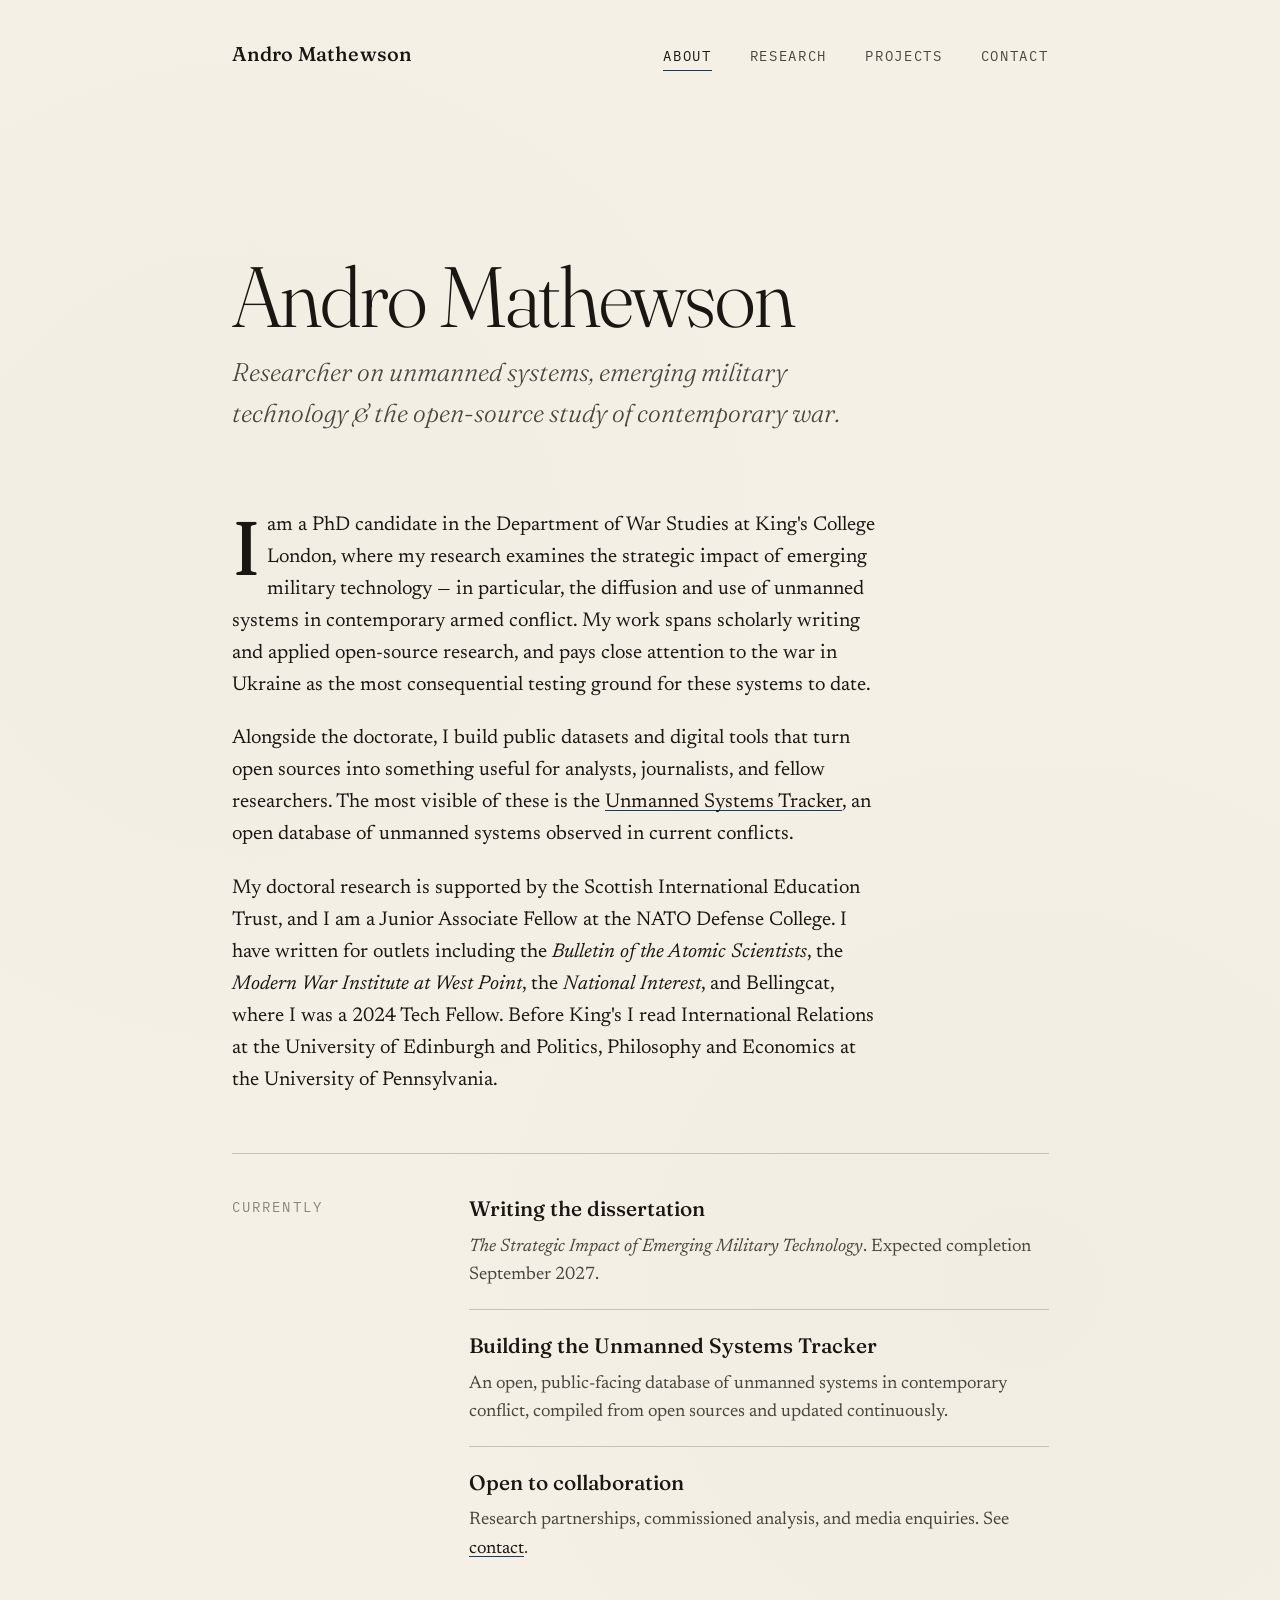
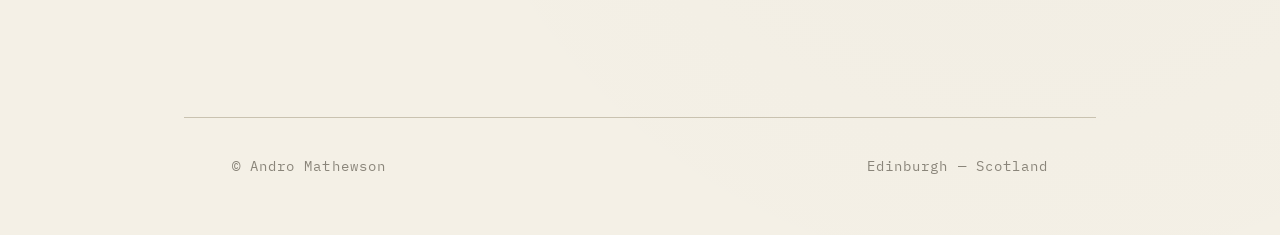
<file: index.html>
<!DOCTYPE html>
<html lang="en">
<head>
  <meta charset="UTF-8">
  <meta name="viewport" content="width=device-width, initial-scale=1.0">
  <title>Andro Mathewson</title>
  <meta name="description" content="Andro Mathewson — PhD candidate in War Studies at King's College London. Researcher on unmanned systems, emerging military technology, and OSINT.">

  <!-- Open Graph -->
  <meta property="og:title" content="Andro Mathewson">
  <meta property="og:description" content="PhD candidate in War Studies at King's College London. Researcher on unmanned systems, emerging military technology, and OSINT.">
  <meta property="og:type" content="profile">
  <meta property="og:url" content="https://andromathewson.com/">

  <!-- Fonts -->
  <link rel="preconnect" href="https://fonts.googleapis.com">
  <link rel="preconnect" href="https://fonts.gstatic.com" crossorigin>
  <link href="https://fonts.googleapis.com/css2?family=Fraunces:ital,opsz,wght,SOFT@0,9..144,300..600,30..100;1,9..144,300..600,30..100&family=Newsreader:ital,opsz,wght@0,6..72,300..600;1,6..72,300..600&family=IBM+Plex+Mono:wght@400;500&display=swap" rel="stylesheet">

  <link rel="stylesheet" href="style.css">

  <!-- Structured data -->
  <script type="application/ld+json">
  {
    "@context": "https://schema.org",
    "@type": "Person",
    "name": "Andro Mathewson",
    "url": "https://andromathewson.com",
    "jobTitle": "PhD Candidate, War Studies",
    "affiliation": {
      "@type": "Organization",
      "name": "King's College London"
    },
    "description": "PhD candidate in War Studies at King's College London. Researcher on unmanned systems and emerging military technology."
  }
  </script>
</head>
<body>

  <header class="masthead">
    <p class="masthead__name"><a href="/">Andro Mathewson</a></p>
    <nav class="primary">
      <a href="/" aria-current="page">About</a>
      <a href="/research.html">Research</a>
      <a href="/projects.html">Projects</a>
      <a href="/contact.html">Contact</a>
    </nav>
  </header>

  <main class="page">

    <section class="hero">
      <h1>Andro Mathewson</h1>
      <p class="hero__subtitle">Researcher on unmanned systems, emerging military technology &amp; the open-source study of contemporary war.</p>
    </section>

    <section class="intro">
      <p>I am a PhD candidate in the Department of War Studies at King's College London, where my research examines the strategic impact of emerging military technology &mdash; in particular, the diffusion and use of unmanned systems in contemporary armed conflict. My work spans scholarly writing and applied open-source research, and pays close attention to the war in Ukraine as the most consequential testing ground for these systems to date.</p>

      <p>Alongside the doctorate, I build public datasets and digital tools that turn open sources into something useful for analysts, journalists, and fellow researchers. The most visible of these is the <a href="https://unmannedsystemstracker.com">Unmanned Systems Tracker</a>, an open database of unmanned systems observed in current conflicts.</p>

      <p>My doctoral research is supported by the Scottish International Education Trust, and I am a Junior Associate Fellow at the NATO Defense College. I have written for outlets including the <em>Bulletin of the Atomic Scientists</em>, the <em>Modern War Institute at West Point</em>, the <em>National Interest</em>, and Bellingcat, where I was a 2024 Tech Fellow. Before King's I read International Relations at the University of Edinburgh and Politics, Philosophy and Economics at the University of Pennsylvania.</p>
    </section>

    <section class="currently">
      <div class="currently__label">Currently</div>
      <div class="currently__items">
        <div class="currently__item">
          <strong>Writing the dissertation</strong>
          <p><em>The Strategic Impact of Emerging Military Technology</em>. Expected completion September 2027.</p>
        </div>
        <div class="currently__item">
          <strong>Building the Unmanned Systems Tracker</strong>
          <p>An open, public-facing database of unmanned systems in contemporary conflict, compiled from open sources and updated continuously.</p>
        </div>
        <div class="currently__item">
          <strong>Open to collaboration</strong>
          <p>Research partnerships, commissioned analysis, and media enquiries. See <a href="/contact.html">contact</a>.</p>
        </div>
      </div>
    </section>

  </main>

  <footer class="site-footer">
    <span>&copy; Andro Mathewson</span>
    <span>Edinburgh &mdash; Scotland</span>
  </footer>

</body>
</html>
</file>
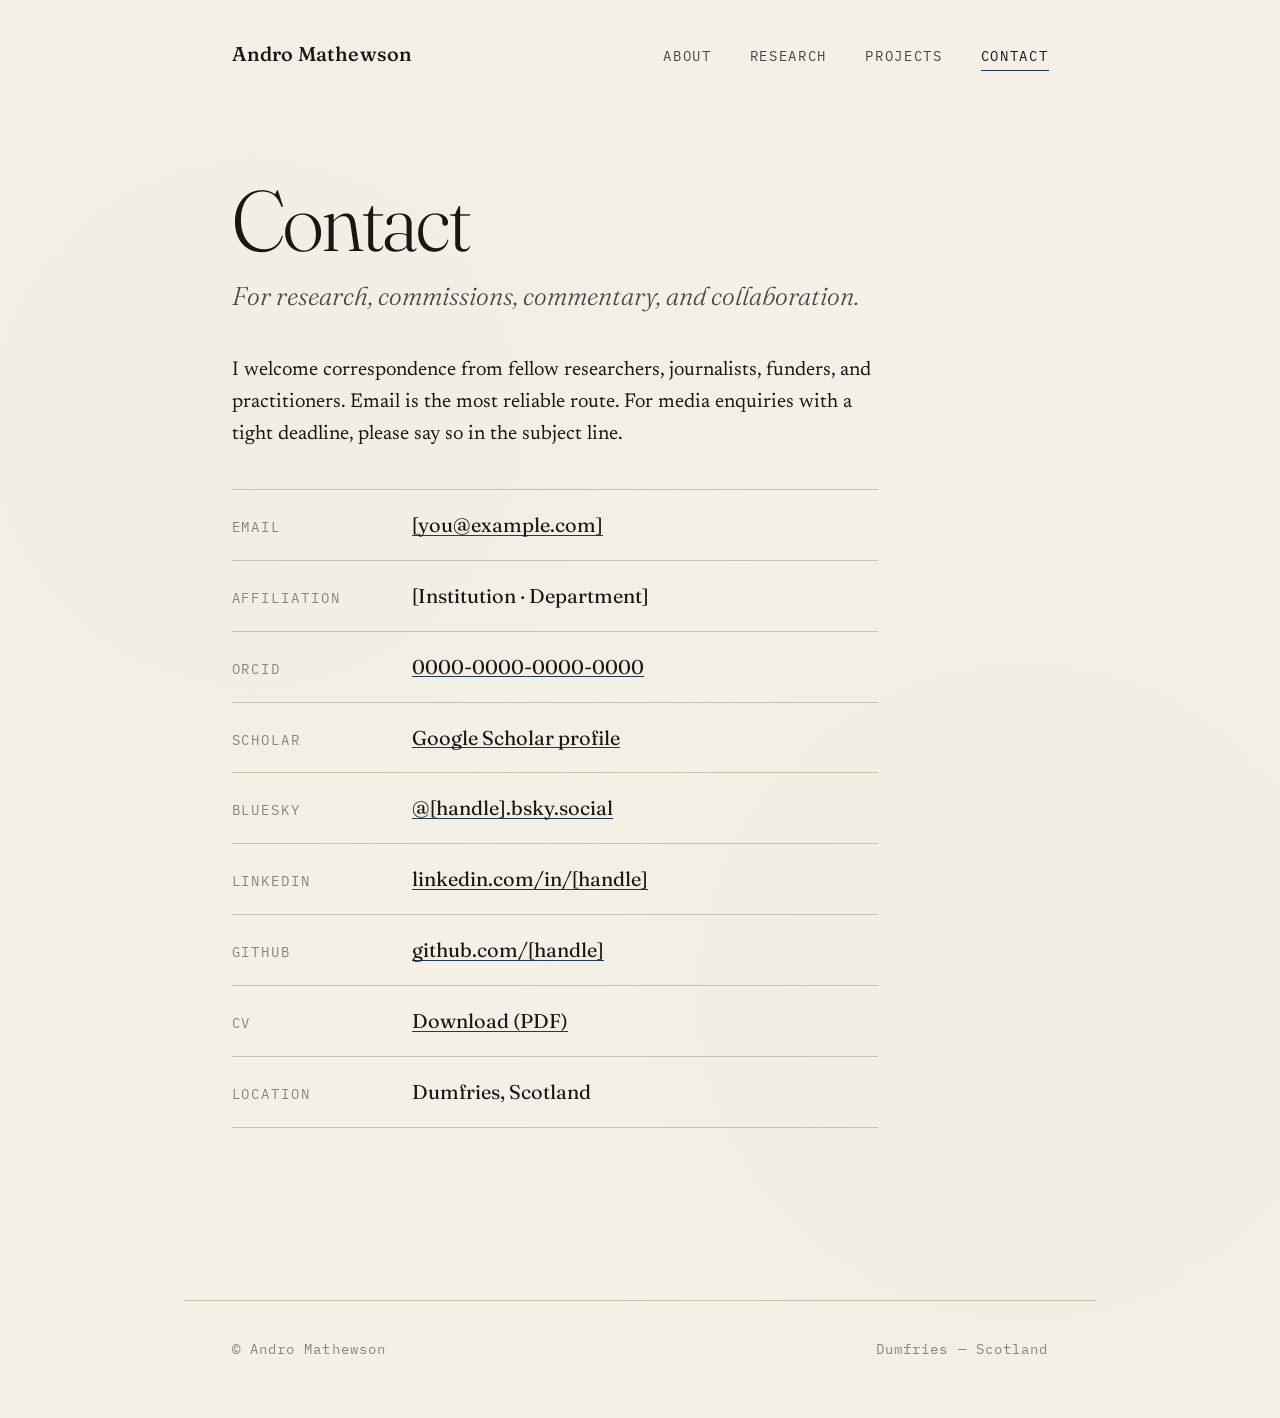
<file: contact (2).html>
<!DOCTYPE html>
<html lang="en">
<head>
  <meta charset="UTF-8">
  <meta name="viewport" content="width=device-width, initial-scale=1.0">
  <title>Contact — Andro Mathewson</title>
  <meta name="description" content="Contact details and professional links for Andro Mathewson.">

  <link rel="preconnect" href="https://fonts.googleapis.com">
  <link rel="preconnect" href="https://fonts.gstatic.com" crossorigin>
  <link href="https://fonts.googleapis.com/css2?family=Fraunces:ital,opsz,wght,SOFT@0,9..144,300..600,30..100;1,9..144,300..600,30..100&family=Newsreader:ital,opsz,wght@0,6..72,300..600;1,6..72,300..600&family=IBM+Plex+Mono:wght@400;500&display=swap" rel="stylesheet">

  <link rel="stylesheet" href="style.css">
</head>
<body>

  <header class="masthead">
    <p class="masthead__name"><a href="/">Andro Mathewson</a></p>
    <nav class="primary">
      <a href="/">About</a>
      <a href="/research.html">Research</a>
      <a href="/projects.html">Projects</a>
      <a href="/contact.html" aria-current="page">Contact</a>
    </nav>
  </header>

  <main class="page">

    <h1>Contact</h1>
    <p class="hero__subtitle">For research, commissions, commentary, and collaboration.</p>

    <section>
      <p class="intro">I welcome correspondence from fellow researchers, journalists, funders, and practitioners. Email is the most reliable route. For media enquiries with a tight deadline, please say so in the subject line.</p>
    </section>

    <dl class="contact-grid">

      <div class="contact-row">
        <dt>Email</dt>
        <dd><a href="mailto:[you@example.com]">[you@example.com]</a></dd>
      </div>

      <div class="contact-row">
        <dt>Affiliation</dt>
        <dd>[Institution &middot; Department]</dd>
      </div>

      <div class="contact-row">
        <dt>ORCID</dt>
        <dd><a href="#">0000-0000-0000-0000</a></dd>
      </div>

      <div class="contact-row">
        <dt>Scholar</dt>
        <dd><a href="#">Google Scholar profile</a></dd>
      </div>

      <div class="contact-row">
        <dt>Bluesky</dt>
        <dd><a href="#">@[handle].bsky.social</a></dd>
      </div>

      <div class="contact-row">
        <dt>LinkedIn</dt>
        <dd><a href="#">linkedin.com/in/[handle]</a></dd>
      </div>

      <div class="contact-row">
        <dt>GitHub</dt>
        <dd><a href="#">github.com/[handle]</a></dd>
      </div>

      <div class="contact-row">
        <dt>CV</dt>
        <dd><a href="/assets/cv.pdf">Download (PDF)</a></dd>
      </div>

      <div class="contact-row">
        <dt>Location</dt>
        <dd>Dumfries, Scotland</dd>
      </div>

    </dl>

  </main>

  <footer class="site-footer">
    <span>&copy; Andro Mathewson</span>
    <span>Dumfries &mdash; Scotland</span>
  </footer>

</body>
</html>
</file>
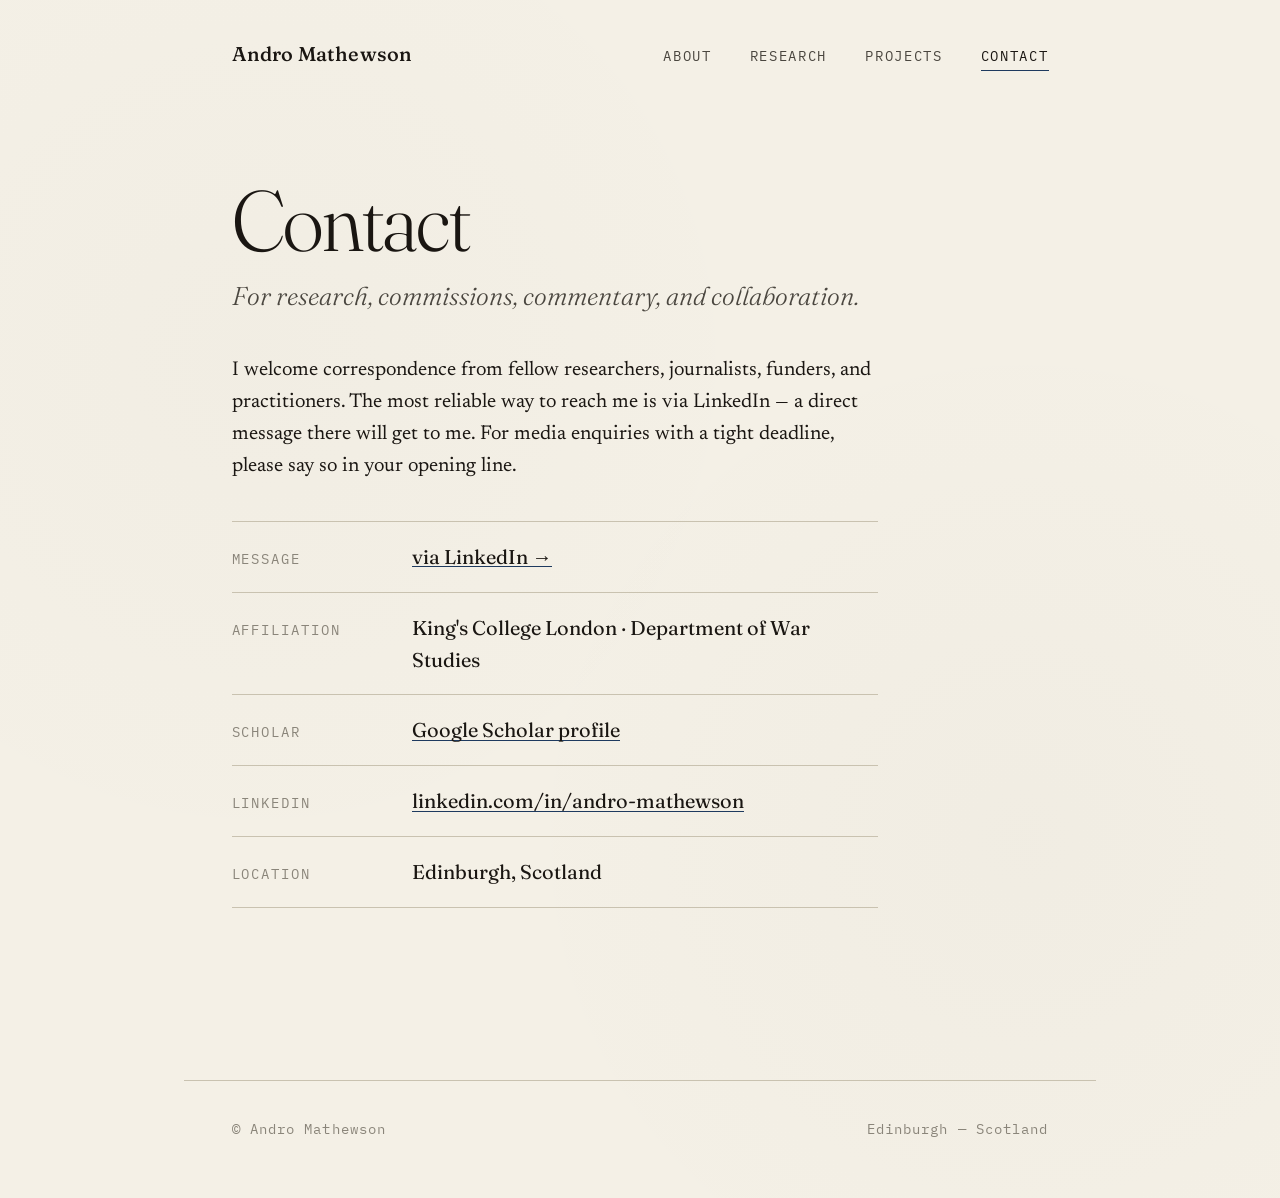
<file: contact.html>
<!DOCTYPE html>
<html lang="en">
<head>
  <meta charset="UTF-8">
  <meta name="viewport" content="width=device-width, initial-scale=1.0">
  <title>Contact — Andro Mathewson</title>
  <meta name="description" content="Contact details and professional links for Andro Mathewson.">

  <link rel="preconnect" href="https://fonts.googleapis.com">
  <link rel="preconnect" href="https://fonts.gstatic.com" crossorigin>
  <link href="https://fonts.googleapis.com/css2?family=Fraunces:ital,opsz,wght,SOFT@0,9..144,300..600,30..100;1,9..144,300..600,30..100&family=Newsreader:ital,opsz,wght@0,6..72,300..600;1,6..72,300..600&family=IBM+Plex+Mono:wght@400;500&display=swap" rel="stylesheet">

  <link rel="stylesheet" href="style.css">
</head>
<body>

  <header class="masthead">
    <p class="masthead__name"><a href="/">Andro Mathewson</a></p>
    <nav class="primary">
      <a href="/">About</a>
      <a href="/research.html">Research</a>
      <a href="/projects.html">Projects</a>
      <a href="/contact.html" aria-current="page">Contact</a>
    </nav>
  </header>

  <main class="page">

    <h1>Contact</h1>
    <p class="hero__subtitle">For research, commissions, commentary, and collaboration.</p>

    <section>
      <p class="intro">I welcome correspondence from fellow researchers, journalists, funders, and practitioners. The most reliable way to reach me is via LinkedIn &mdash; a direct message there will get to me. For media enquiries with a tight deadline, please say so in your opening line.</p>
    </section>

    <dl class="contact-grid">

      <div class="contact-row">
        <dt>Message</dt>
        <dd><a href="https://uk.linkedin.com/in/andro-mathewson">via LinkedIn &rarr;</a></dd>
      </div>

      <div class="contact-row">
        <dt>Affiliation</dt>
        <dd>King's College London &middot; Department of War Studies</dd>
      </div>

      <div class="contact-row">
        <dt>Scholar</dt>
        <dd><a href="https://scholar.google.com/citations?hl=en&amp;user=nrgzXvsAAAAJ">Google Scholar profile</a></dd>
      </div>

      <div class="contact-row">
        <dt>LinkedIn</dt>
        <dd><a href="https://uk.linkedin.com/in/andro-mathewson">linkedin.com/in/andro-mathewson</a></dd>
      </div>

      <div class="contact-row">
        <dt>Location</dt>
        <dd>Edinburgh, Scotland</dd>
      </div>

    </dl>

  </main>

  <footer class="site-footer">
    <span>&copy; Andro Mathewson</span>
    <span>Edinburgh &mdash; Scotland</span>
  </footer>

</body>
</html>
</file>
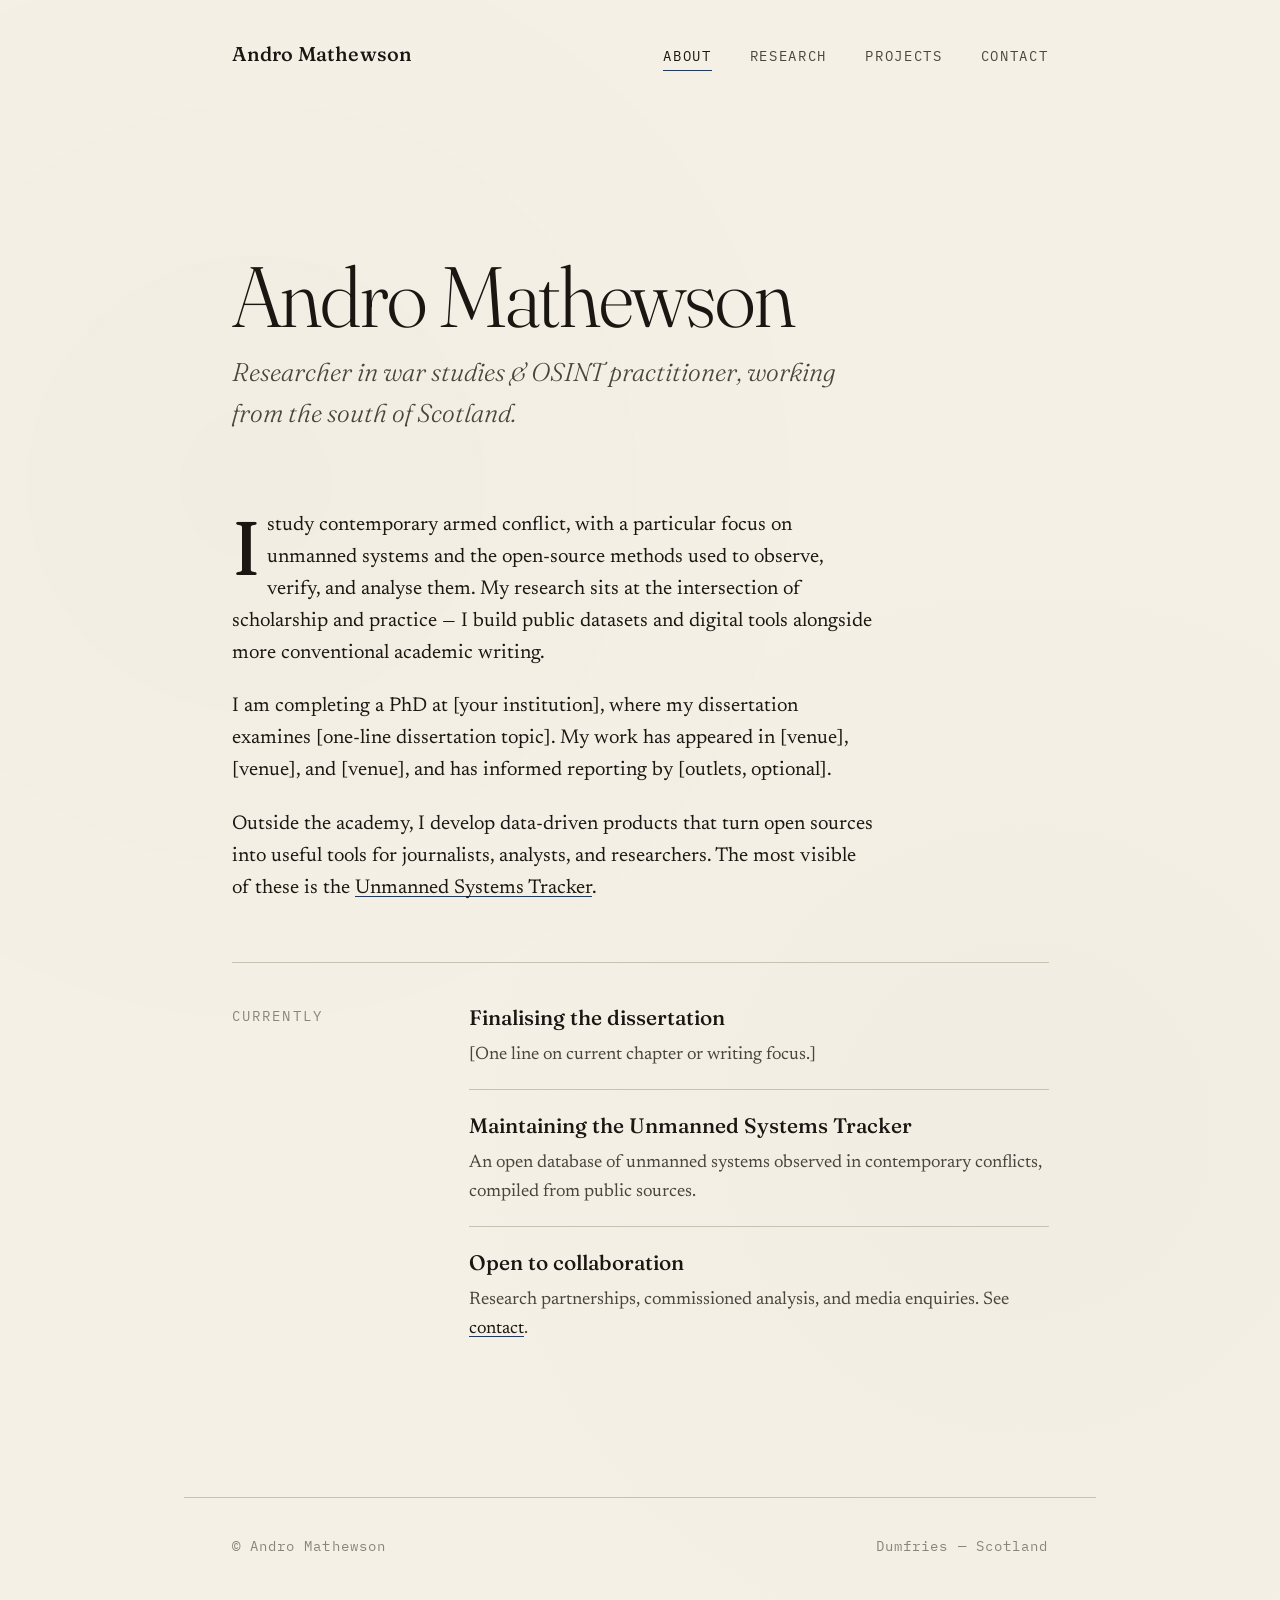
<file: index - 2026-04-21T213635.397.html>
<!DOCTYPE html>
<html lang="en">
<head>
  <meta charset="UTF-8">
  <meta name="viewport" content="width=device-width, initial-scale=1.0">
  <title>Andro Mathewson</title>
  <meta name="description" content="Andro Mathewson — researcher in war studies and OSINT practitioner. Work on unmanned systems, conflict analysis, and open-source investigation.">

  <!-- Open Graph -->
  <meta property="og:title" content="Andro Mathewson">
  <meta property="og:description" content="Researcher in war studies and OSINT practitioner. Unmanned systems, conflict analysis, open-source investigation.">
  <meta property="og:type" content="profile">
  <meta property="og:url" content="https://andromathewson.com/">

  <!-- Fonts -->
  <link rel="preconnect" href="https://fonts.googleapis.com">
  <link rel="preconnect" href="https://fonts.gstatic.com" crossorigin>
  <link href="https://fonts.googleapis.com/css2?family=Fraunces:ital,opsz,wght,SOFT@0,9..144,300..600,30..100;1,9..144,300..600,30..100&family=Newsreader:ital,opsz,wght@0,6..72,300..600;1,6..72,300..600&family=IBM+Plex+Mono:wght@400;500&display=swap" rel="stylesheet">

  <link rel="stylesheet" href="style.css">

  <!-- Structured data -->
  <script type="application/ld+json">
  {
    "@context": "https://schema.org",
    "@type": "Person",
    "name": "Andro Mathewson",
    "url": "https://andromathewson.com",
    "jobTitle": "Researcher",
    "description": "Researcher in war studies and OSINT practitioner."
  }
  </script>
</head>
<body>

  <header class="masthead">
    <p class="masthead__name"><a href="/">Andro Mathewson</a></p>
    <nav class="primary">
      <a href="/" aria-current="page">About</a>
      <a href="/research.html">Research</a>
      <a href="/projects.html">Projects</a>
      <a href="/contact.html">Contact</a>
    </nav>
  </header>

  <main class="page">

    <section class="hero">
      <h1>Andro Mathewson</h1>
      <p class="hero__subtitle">Researcher in war studies &amp; OSINT practitioner, working from the south of Scotland.</p>
    </section>

    <section class="intro">
      <p>I study contemporary armed conflict, with a particular focus on unmanned systems and the open-source methods used to observe, verify, and analyse them. My research sits at the intersection of scholarship and practice &mdash; I build public datasets and digital tools alongside more conventional academic writing.</p>

      <p>I am completing a PhD at [your institution], where my dissertation examines [one-line dissertation topic]. My work has appeared in [venue], [venue], and [venue], and has informed reporting by [outlets, optional].</p>

      <p>Outside the academy, I develop data-driven products that turn open sources into useful tools for journalists, analysts, and researchers. The most visible of these is the <a href="https://unmannedsystemstracker.com">Unmanned Systems Tracker</a>.</p>
    </section>

    <section class="currently">
      <div class="currently__label">Currently</div>
      <div class="currently__items">
        <div class="currently__item">
          <strong>Finalising the dissertation</strong>
          <p>[One line on current chapter or writing focus.]</p>
        </div>
        <div class="currently__item">
          <strong>Maintaining the Unmanned Systems Tracker</strong>
          <p>An open database of unmanned systems observed in contemporary conflicts, compiled from public sources.</p>
        </div>
        <div class="currently__item">
          <strong>Open to collaboration</strong>
          <p>Research partnerships, commissioned analysis, and media enquiries. See <a href="/contact.html">contact</a>.</p>
        </div>
      </div>
    </section>

  </main>

  <footer class="site-footer">
    <span>&copy; Andro Mathewson</span>
    <span>Dumfries &mdash; Scotland</span>
  </footer>

</body>
</html>
</file>
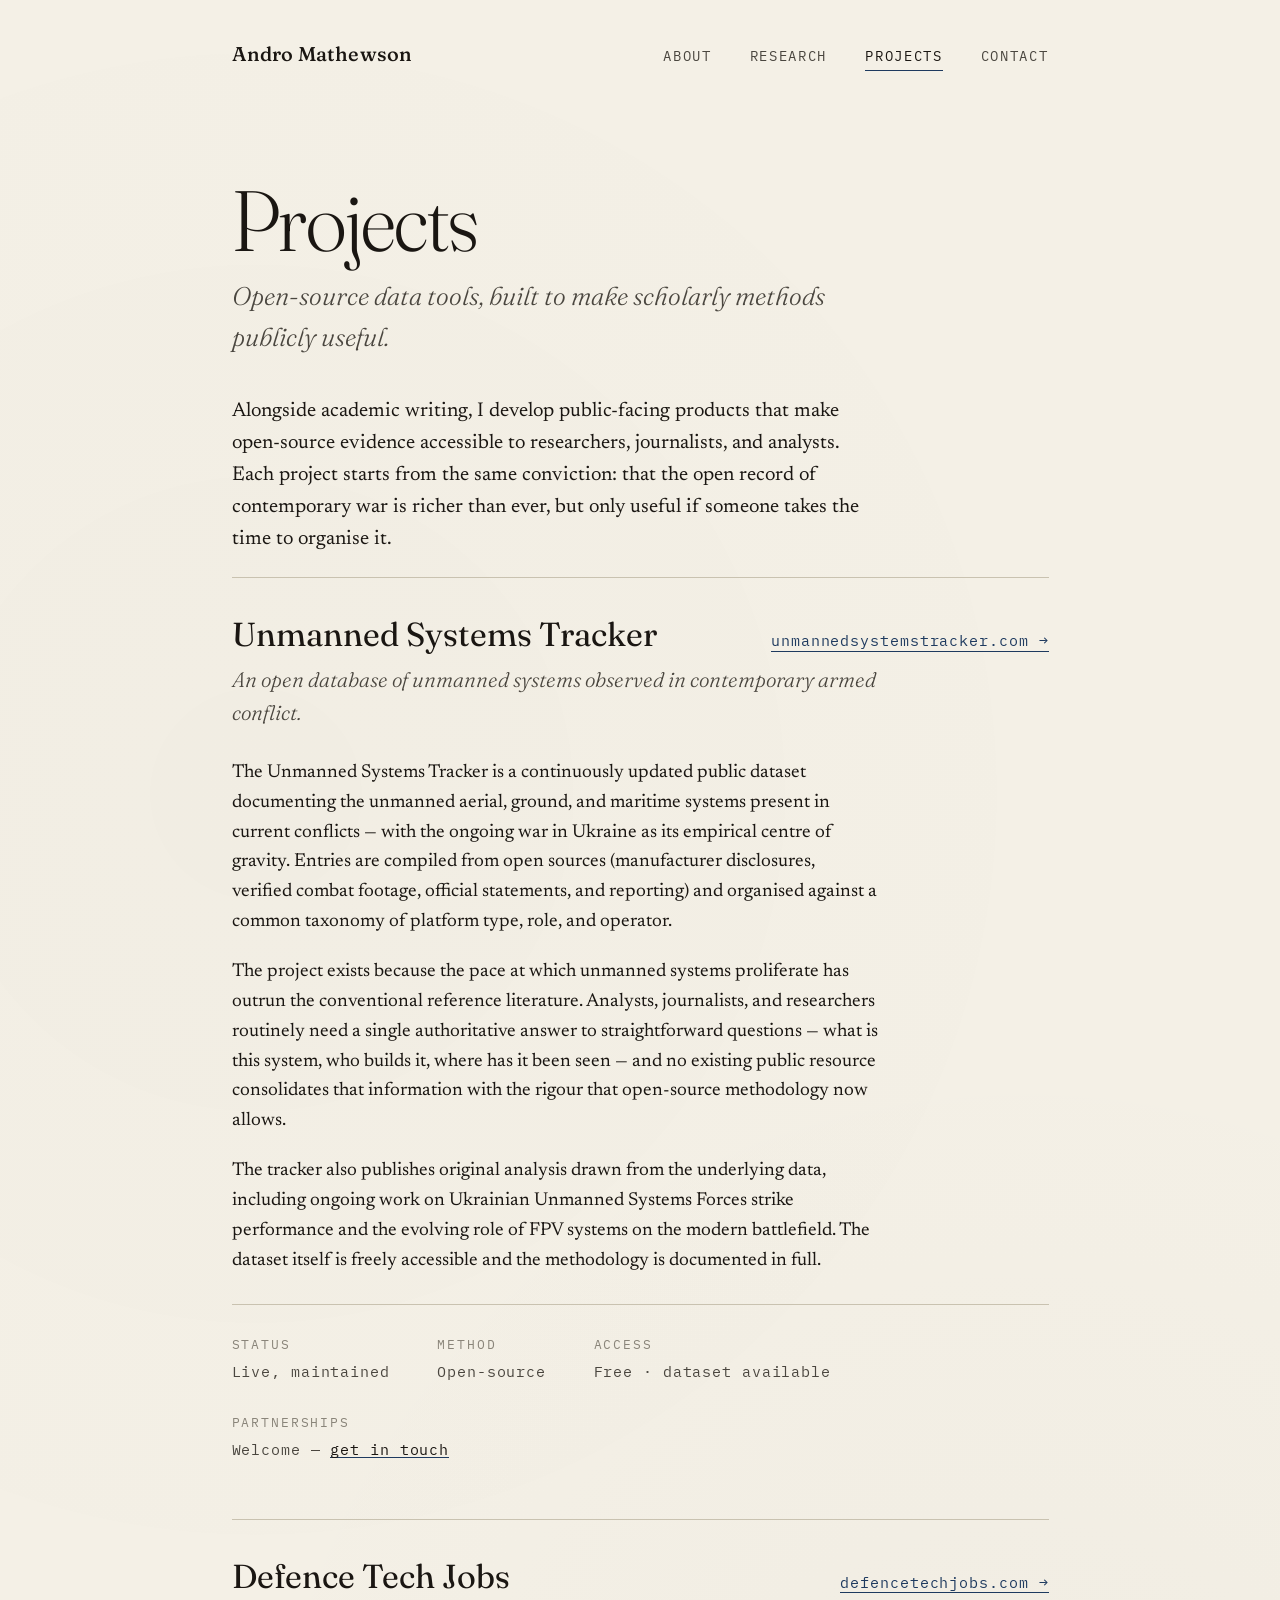
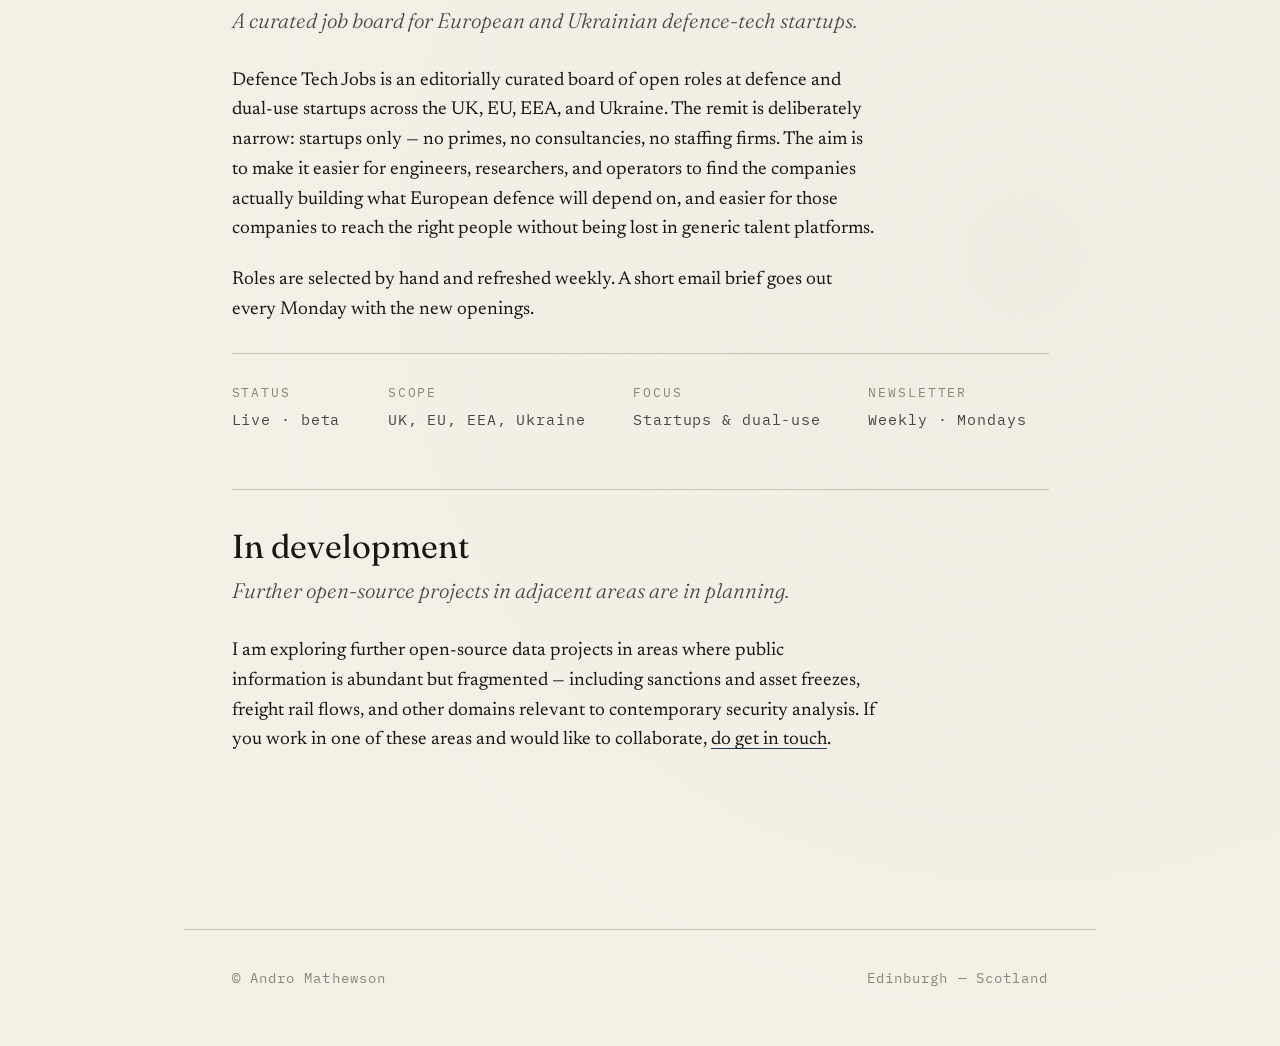
<file: projects.html>
<!DOCTYPE html>
<html lang="en">
<head>
  <meta charset="UTF-8">
  <meta name="viewport" content="width=device-width, initial-scale=1.0">
  <title>Projects — Andro Mathewson</title>
  <meta name="description" content="The Unmanned Systems Tracker and other open-source data projects by Andro Mathewson.">

  <link rel="preconnect" href="https://fonts.googleapis.com">
  <link rel="preconnect" href="https://fonts.gstatic.com" crossorigin>
  <link href="https://fonts.googleapis.com/css2?family=Fraunces:ital,opsz,wght,SOFT@0,9..144,300..600,30..100;1,9..144,300..600,30..100&family=Newsreader:ital,opsz,wght@0,6..72,300..600;1,6..72,300..600&family=IBM+Plex+Mono:wght@400;500&display=swap" rel="stylesheet">

  <link rel="stylesheet" href="style.css">
</head>
<body>

  <header class="masthead">
    <p class="masthead__name"><a href="/">Andro Mathewson</a></p>
    <nav class="primary">
      <a href="/">About</a>
      <a href="/research.html">Research</a>
      <a href="/projects.html" aria-current="page">Projects</a>
      <a href="/contact.html">Contact</a>
    </nav>
  </header>

  <main class="page">

    <h1>Projects</h1>
    <p class="hero__subtitle">Open-source data tools, built to make scholarly methods publicly useful.</p>

    <section>
      <p class="intro">Alongside academic writing, I develop public-facing products that make open-source evidence accessible to researchers, journalists, and analysts. Each project starts from the same conviction: that the open record of contemporary war is richer than ever, but only useful if someone takes the time to organise it.</p>
    </section>

    <!-- ==================== UNMANNED SYSTEMS TRACKER ==================== -->
    <article class="project">
      <header class="project__header">
        <h2 class="project__title">Unmanned Systems Tracker</h2>
        <a href="https://unmannedsystemstracker.com" class="project__url">unmannedsystemstracker.com &rarr;</a>
      </header>
      <p class="project__tagline">An open database of unmanned systems observed in contemporary armed conflict.</p>

      <div class="project__body">
        <p>The Unmanned Systems Tracker is a continuously updated public dataset documenting the unmanned aerial, ground, and maritime systems present in current conflicts &mdash; with the ongoing war in Ukraine as its empirical centre of gravity. Entries are compiled from open sources (manufacturer disclosures, verified combat footage, official statements, and reporting) and organised against a common taxonomy of platform type, role, and operator.</p>

        <p>The project exists because the pace at which unmanned systems proliferate has outrun the conventional reference literature. Analysts, journalists, and researchers routinely need a single authoritative answer to straightforward questions &mdash; what is this system, who builds it, where has it been seen &mdash; and no existing public resource consolidates that information with the rigour that open-source methodology now allows.</p>

        <p>The tracker also publishes original analysis drawn from the underlying data, including ongoing work on Ukrainian Unmanned Systems Forces strike performance and the evolving role of FPV systems on the modern battlefield. The dataset itself is freely accessible and the methodology is documented in full.</p>

        <dl class="project__meta">
          <div>
            <dt>Status</dt>
            <dd>Live, maintained</dd>
          </div>
          <div>
            <dt>Method</dt>
            <dd>Open-source</dd>
          </div>
          <div>
            <dt>Access</dt>
            <dd>Free &middot; dataset available</dd>
          </div>
          <div>
            <dt>Partnerships</dt>
            <dd>Welcome &mdash; <a href="/contact.html">get in touch</a></dd>
          </div>
        </dl>
      </div>
    </article>

    <!-- ==================== DEFENCE TECH JOBS ==================== -->
    <article class="project">
      <header class="project__header">
        <h2 class="project__title">Defence Tech Jobs</h2>
        <a href="https://defencetechjobs.com" class="project__url">defencetechjobs.com &rarr;</a>
      </header>
      <p class="project__tagline">A curated job board for European and Ukrainian defence-tech startups.</p>

      <div class="project__body">
        <p>Defence Tech Jobs is an editorially curated board of open roles at defence and dual-use startups across the UK, EU, EEA, and Ukraine. The remit is deliberately narrow: startups only &mdash; no primes, no consultancies, no staffing firms. The aim is to make it easier for engineers, researchers, and operators to find the companies actually building what European defence will depend on, and easier for those companies to reach the right people without being lost in generic talent platforms.</p>

        <p>Roles are selected by hand and refreshed weekly. A short email brief goes out every Monday with the new openings.</p>

        <dl class="project__meta">
          <div>
            <dt>Status</dt>
            <dd>Live &middot; beta</dd>
          </div>
          <div>
            <dt>Scope</dt>
            <dd>UK, EU, EEA, Ukraine</dd>
          </div>
          <div>
            <dt>Focus</dt>
            <dd>Startups &amp; dual-use</dd>
          </div>
          <div>
            <dt>Newsletter</dt>
            <dd>Weekly &middot; Mondays</dd>
          </div>
        </dl>
      </div>
    </article>

    <!-- ==================== FUTURE PROJECTS ==================== -->
    <article class="project">
      <header class="project__header">
        <h2 class="project__title">In development</h2>
      </header>
      <p class="project__tagline">Further open-source projects in adjacent areas are in planning.</p>

      <div class="project__body">
        <p>I am exploring further open-source data projects in areas where public information is abundant but fragmented &mdash; including sanctions and asset freezes, freight rail flows, and other domains relevant to contemporary security analysis. If you work in one of these areas and would like to collaborate, <a href="/contact.html">do get in touch</a>.</p>
      </div>
    </article>

  </main>

  <footer class="site-footer">
    <span>&copy; Andro Mathewson</span>
    <span>Edinburgh &mdash; Scotland</span>
  </footer>

</body>
</html>
</file>
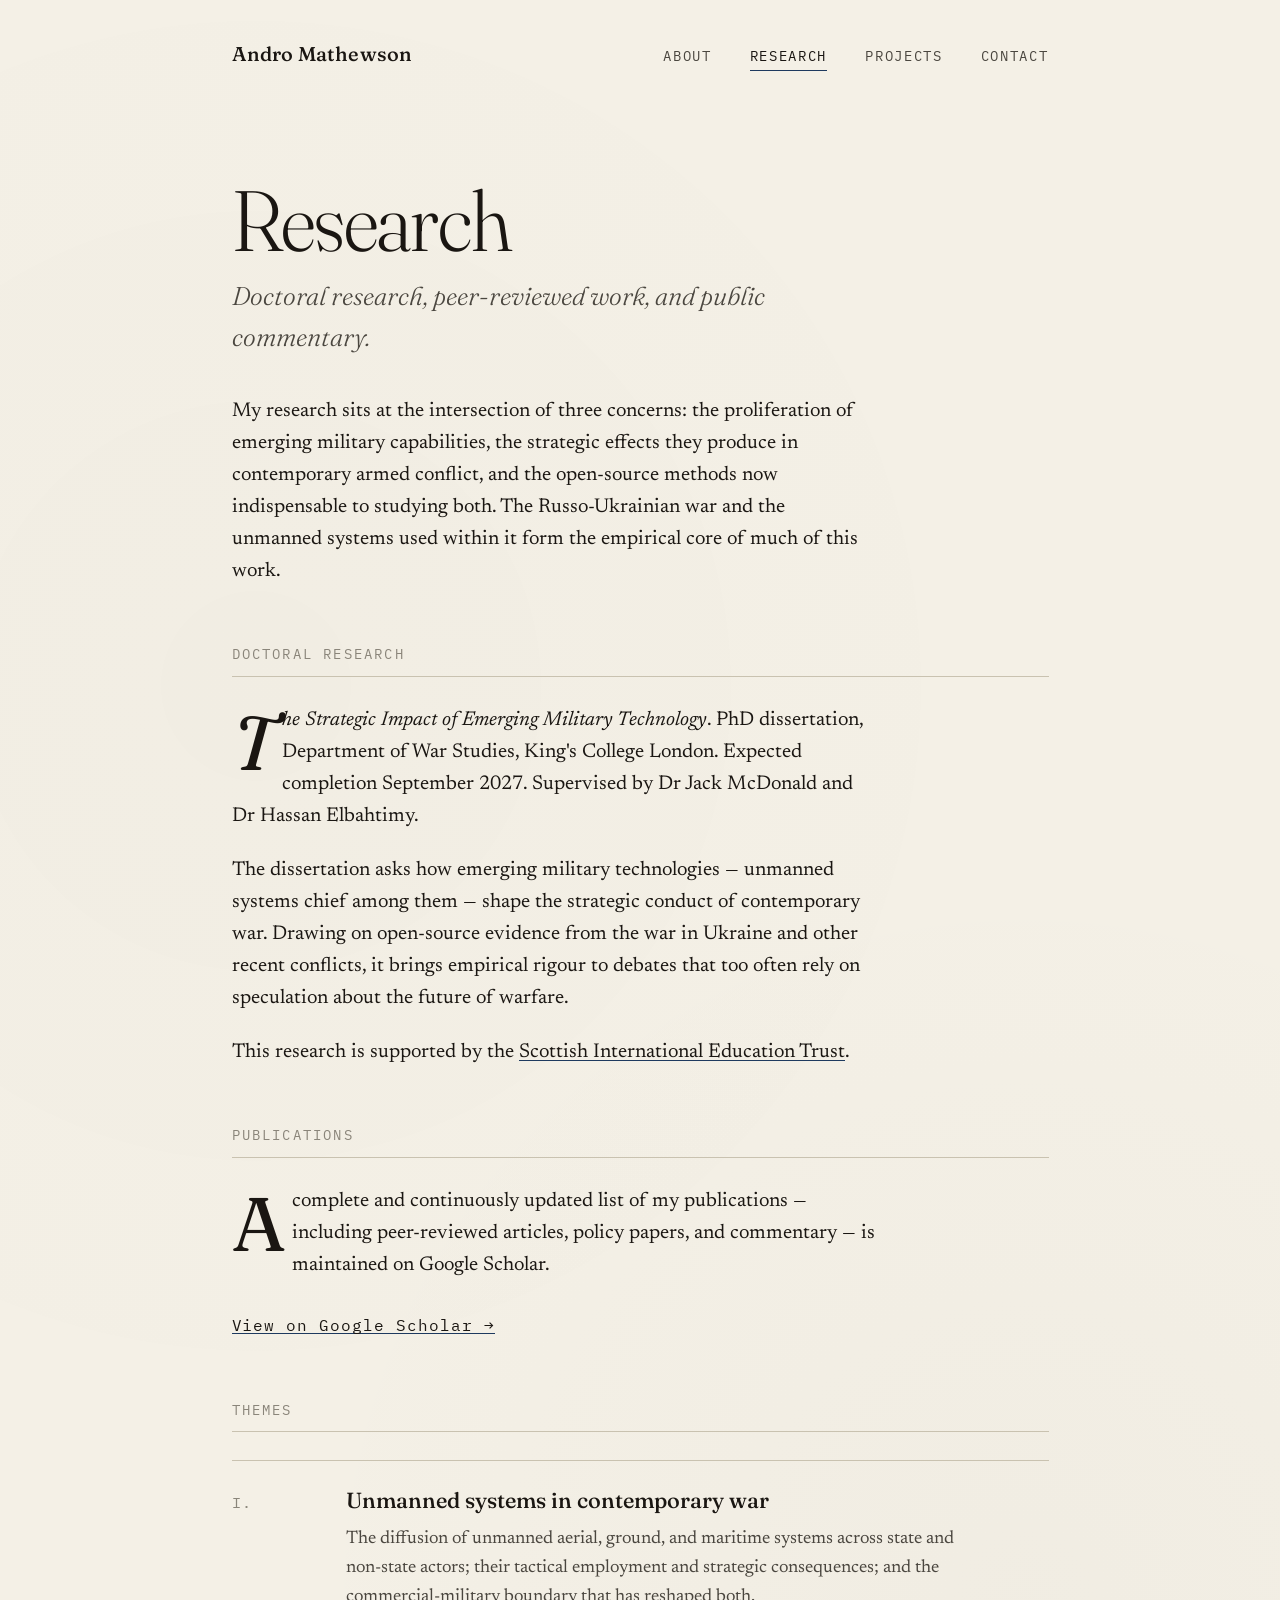
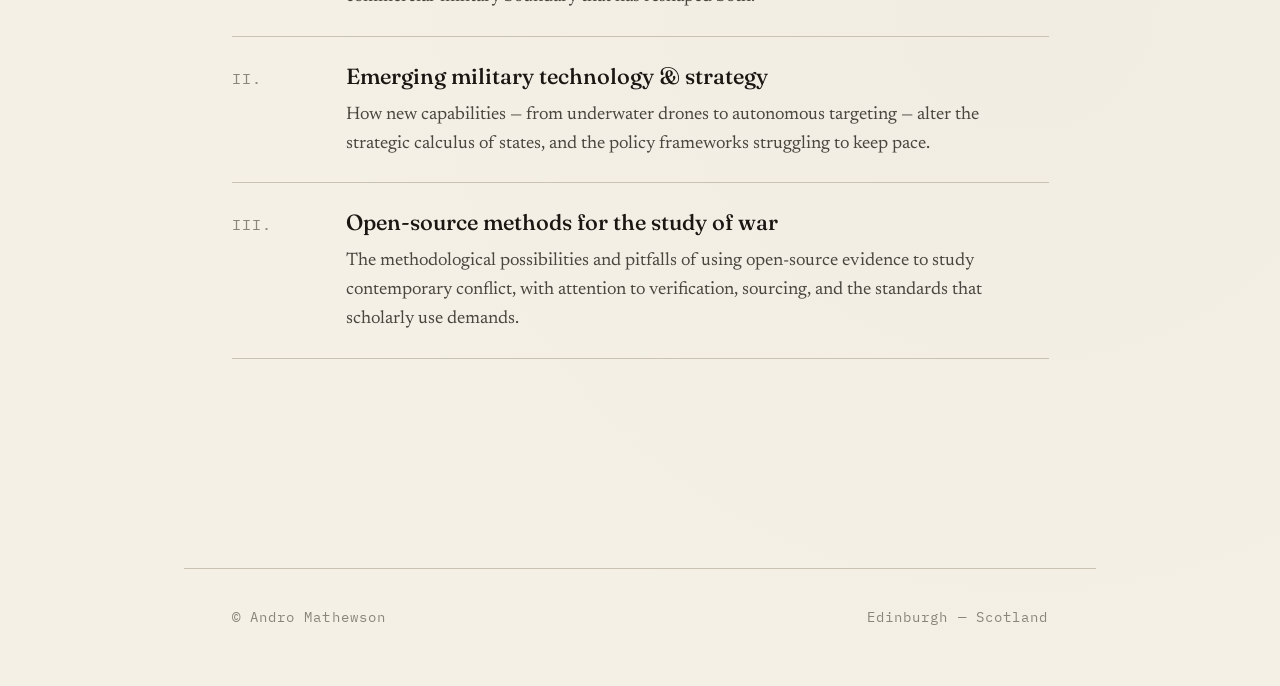
<file: research.html>
<!DOCTYPE html>
<html lang="en">
<head>
  <meta charset="UTF-8">
  <meta name="viewport" content="width=device-width, initial-scale=1.0">
  <title>Research — Andro Mathewson</title>
  <meta name="description" content="Doctoral research and publications by Andro Mathewson, PhD candidate at King's College London.">

  <link rel="preconnect" href="https://fonts.googleapis.com">
  <link rel="preconnect" href="https://fonts.gstatic.com" crossorigin>
  <link href="https://fonts.googleapis.com/css2?family=Fraunces:ital,opsz,wght,SOFT@0,9..144,300..600,30..100;1,9..144,300..600,30..100&family=Newsreader:ital,opsz,wght@0,6..72,300..600;1,6..72,300..600&family=IBM+Plex+Mono:wght@400;500&display=swap" rel="stylesheet">

  <link rel="stylesheet" href="style.css">
</head>
<body>

  <header class="masthead">
    <p class="masthead__name"><a href="/">Andro Mathewson</a></p>
    <nav class="primary">
      <a href="/">About</a>
      <a href="/research.html" aria-current="page">Research</a>
      <a href="/projects.html">Projects</a>
      <a href="/contact.html">Contact</a>
    </nav>
  </header>

  <main class="page">

    <h1>Research</h1>
    <p class="hero__subtitle">Doctoral research, peer-reviewed work, and public commentary.</p>

    <section>
      <p class="intro">My research sits at the intersection of three concerns: the proliferation of emerging military capabilities, the strategic effects they produce in contemporary armed conflict, and the open-source methods now indispensable to studying both. The Russo-Ukrainian war and the unmanned systems used within it form the empirical core of much of this work.</p>
    </section>

    <!-- ==================== DOCTORAL ==================== -->
    <span class="label">Doctoral research</span>

    <div class="intro">
      <p><em>The Strategic Impact of Emerging Military Technology</em>. PhD dissertation, Department of War Studies, King's College London. Expected completion September 2027. Supervised by Dr Jack McDonald and Dr Hassan Elbahtimy.</p>

      <p>The dissertation asks how emerging military technologies &mdash; unmanned systems chief among them &mdash; shape the strategic conduct of contemporary war. Drawing on open-source evidence from the war in Ukraine and other recent conflicts, it brings empirical rigour to debates that too often rely on speculation about the future of warfare.</p>

      <p>This research is supported by the <a href="https://www.scotinted.org.uk/">Scottish International Education Trust</a>.</p>
    </div>

    <!-- ==================== PUBLICATIONS ==================== -->
    <span class="label">Publications</span>

    <div class="intro">
      <p>A complete and continuously updated list of my publications &mdash; including peer-reviewed articles, policy papers, and commentary &mdash; is maintained on Google Scholar.</p>

      <p style="margin-top: 1.5rem;">
        <a href="https://scholar.google.com/citations?hl=en&amp;user=nrgzXvsAAAAJ" style="font-family: var(--mono); font-size: 0.85rem; letter-spacing: 0.06em;">View on Google Scholar &rarr;</a>
      </p>
    </div>

    <!-- ==================== AREAS ==================== -->
    <span class="label">Themes</span>

    <ol class="entry-list">

      <li class="entry">
        <div class="entry__year">I.</div>
        <div class="entry__body">
          <p class="entry__title">Unmanned systems in contemporary war</p>
          <p class="entry__desc">The diffusion of unmanned aerial, ground, and maritime systems across state and non-state actors; their tactical employment and strategic consequences; and the commercial-military boundary that has reshaped both.</p>
        </div>
      </li>

      <li class="entry">
        <div class="entry__year">II.</div>
        <div class="entry__body">
          <p class="entry__title">Emerging military technology &amp; strategy</p>
          <p class="entry__desc">How new capabilities &mdash; from underwater drones to autonomous targeting &mdash; alter the strategic calculus of states, and the policy frameworks struggling to keep pace.</p>
        </div>
      </li>

      <li class="entry">
        <div class="entry__year">III.</div>
        <div class="entry__body">
          <p class="entry__title">Open-source methods for the study of war</p>
          <p class="entry__desc">The methodological possibilities and pitfalls of using open-source evidence to study contemporary conflict, with attention to verification, sourcing, and the standards that scholarly use demands.</p>
        </div>
      </li>

    </ol>

  </main>

  <footer class="site-footer">
    <span>&copy; Andro Mathewson</span>
    <span>Edinburgh &mdash; Scotland</span>
  </footer>

</body>
</html>
</file>
<file: style.css>
/* -------------------------------------------------------------
   andromathewson.com — stylesheet
   Editorial / scholarly aesthetic
   ------------------------------------------------------------- */

:root {
  /* palette */
  --paper:       #f4f0e6;   /* warm off-white, like book paper */
  --paper-soft:  #ebe6d8;
  --ink:         #1a1612;   /* near-black, warm */
  --ink-soft:    #4a463f;
  --ink-faint:   #8a857a;
  --rule:        #c9c2b0;
  --accent:      #1e3a5f;   /* deep ink blue, used sparingly */
  --accent-soft: #4a6689;

  /* type */
  --serif-display: "Fraunces", "Iowan Old Style", "Palatino Linotype", Palatino, serif;
  --serif-body:    "Newsreader", "Iowan Old Style", Georgia, serif;
  --mono:          "IBM Plex Mono", "Courier New", monospace;

  /* scale */
  --measure: 34rem;         /* ideal reading column */
  --measure-wide: 48rem;
  --gutter: clamp(1.25rem, 4vw, 2.5rem);
}

/* -------- reset & base -------- */

*, *::before, *::after { box-sizing: border-box; }

html {
  background: var(--paper);
  color: var(--ink);
  font-family: var(--serif-body);
  font-size: 19px;
  line-height: 1.6;
  font-variation-settings: "opsz" 16;
  -webkit-font-smoothing: antialiased;
  -moz-osx-font-smoothing: grayscale;
  text-rendering: optimizeLegibility;
}

body {
  margin: 0;
  min-height: 100vh;
  display: flex;
  flex-direction: column;
  /* subtle paper grain */
  background-image:
    radial-gradient(circle at 20% 30%, rgba(74, 70, 63, 0.015) 0%, transparent 40%),
    radial-gradient(circle at 80% 70%, rgba(74, 70, 63, 0.02) 0%, transparent 40%);
}

@media (max-width: 540px) {
  html { font-size: 17.5px; }
}

/* -------- links -------- */

a {
  color: var(--ink);
  text-decoration: none;
  background-image: linear-gradient(var(--accent), var(--accent));
  background-repeat: no-repeat;
  background-size: 100% 1px;
  background-position: 0 95%;
  transition: background-size 0.2s ease, color 0.2s ease;
}

a:hover {
  color: var(--accent);
  background-size: 100% 2px;
}

/* -------- layout -------- */

.page {
  flex: 1;
  padding: clamp(2rem, 5vw, 4rem) var(--gutter) clamp(3rem, 6vw, 5rem);
  max-width: var(--measure-wide);
  margin: 0 auto;
  width: 100%;
}

.masthead {
  padding: 2rem var(--gutter) 0;
  max-width: var(--measure-wide);
  margin: 0 auto;
  width: 100%;
  display: flex;
  justify-content: space-between;
  align-items: baseline;
  gap: 2rem;
  flex-wrap: wrap;
}

.masthead__name {
  font-family: var(--serif-display);
  font-weight: 500;
  font-size: 1.05rem;
  letter-spacing: 0.01em;
  margin: 0;
  font-variation-settings: "opsz" 14, "SOFT" 50;
}

.masthead__name a {
  background: none;
}

.masthead__name a:hover {
  color: var(--accent);
}

nav.primary {
  display: flex;
  gap: clamp(1rem, 3vw, 2rem);
  font-family: var(--mono);
  font-size: 0.74rem;
  letter-spacing: 0.12em;
  text-transform: uppercase;
}

nav.primary a {
  background: none;
  padding-bottom: 2px;
  border-bottom: 1px solid transparent;
  transition: border-color 0.2s ease, color 0.2s ease;
  color: var(--ink-soft);
}

nav.primary a:hover,
nav.primary a[aria-current="page"] {
  color: var(--ink);
  border-bottom-color: var(--accent);
}

/* -------- typography -------- */

h1, h2, h3, h4 {
  font-family: var(--serif-display);
  font-weight: 400;
  color: var(--ink);
  line-height: 1.1;
  text-wrap: balance;
}

h1 {
  font-size: clamp(2.75rem, 7vw, 4.5rem);
  font-weight: 300;
  letter-spacing: -0.015em;
  margin: 2rem 0 0.5rem;
  font-variation-settings: "opsz" 144, "SOFT" 30;
}

h2 {
  font-size: clamp(1.5rem, 3vw, 2rem);
  font-weight: 400;
  margin: 3rem 0 1rem;
  font-variation-settings: "opsz" 72;
}

h3 {
  font-size: 1.1rem;
  font-weight: 500;
  margin: 2rem 0 0.5rem;
  font-variation-settings: "opsz" 20;
}

p {
  max-width: var(--measure);
  margin: 0 0 1.1em;
}

em, i { font-style: italic; }

/* section label — small caps over a hairline */

.label {
  display: block;
  font-family: var(--mono);
  font-size: 0.72rem;
  letter-spacing: 0.16em;
  text-transform: uppercase;
  color: var(--ink-faint);
  padding-bottom: 0.5rem;
  margin: 3rem 0 1.5rem;
  border-bottom: 1px solid var(--rule);
}

.label:first-child { margin-top: 0; }

/* -------- home page specific -------- */

.hero {
  margin-top: clamp(3rem, 10vw, 6rem);
  margin-bottom: clamp(2rem, 6vw, 4rem);
}

.hero__subtitle {
  font-family: var(--serif-display);
  font-style: italic;
  font-weight: 300;
  font-size: clamp(1.1rem, 2vw, 1.35rem);
  color: var(--ink-soft);
  margin: 0 0 2rem;
  max-width: var(--measure);
  font-variation-settings: "opsz" 36;
}

.intro {
  max-width: var(--measure);
  font-size: 1.05rem;
}

.intro p:first-of-type::first-letter {
  font-family: var(--serif-display);
  font-size: 3.8em;
  font-weight: 400;
  float: left;
  line-height: 0.85;
  padding: 0.08em 0.08em 0 0;
  color: var(--ink);
}

/* -------- "currently" / highlights -------- */

.currently {
  border-top: 1px solid var(--rule);
  padding-top: 2rem;
  margin-top: 3rem;
  display: grid;
  grid-template-columns: minmax(0, 1fr);
  gap: 1.5rem;
}

@media (min-width: 720px) {
  .currently {
    grid-template-columns: 10rem 1fr;
    gap: 2.5rem;
  }
}

.currently__label {
  font-family: var(--mono);
  font-size: 0.72rem;
  letter-spacing: 0.16em;
  text-transform: uppercase;
  color: var(--ink-faint);
  padding-top: 0.25rem;
}

.currently__items > * + * {
  margin-top: 1rem;
  padding-top: 1rem;
  border-top: 1px solid var(--rule);
}

.currently__item p {
  margin: 0.25rem 0 0;
  color: var(--ink-soft);
  font-size: 0.95rem;
}

.currently__item strong {
  font-weight: 500;
  font-family: var(--serif-display);
  font-size: 1.1rem;
}

/* -------- publication / project lists -------- */

.entry-list {
  list-style: none;
  padding: 0;
  margin: 0 0 3rem;
}

.entry {
  display: grid;
  grid-template-columns: 4.5rem 1fr;
  gap: 1rem 1.5rem;
  padding: 1.25rem 0;
  border-top: 1px solid var(--rule);
  align-items: baseline;
}

.entry:last-child {
  border-bottom: 1px solid var(--rule);
}

.entry__year {
  font-family: var(--mono);
  font-size: 0.8rem;
  letter-spacing: 0.08em;
  color: var(--ink-faint);
  padding-top: 0.35em;
}

.entry__body {
  min-width: 0;
}

.entry__title {
  font-family: var(--serif-display);
  font-size: 1.15rem;
  font-weight: 500;
  line-height: 1.3;
  margin: 0 0 0.25rem;
  font-variation-settings: "opsz" 24;
}

.entry__meta {
  font-size: 0.95rem;
  color: var(--ink-soft);
  font-style: italic;
  margin: 0 0 0.5rem;
}

.entry__desc {
  font-size: 0.95rem;
  color: var(--ink-soft);
  margin: 0.5rem 0 0;
  max-width: var(--measure);
}

@media (max-width: 540px) {
  .entry {
    grid-template-columns: 1fr;
    gap: 0.25rem;
  }
  .entry__year { padding-top: 0; }
}

/* -------- project feature -------- */

.project {
  border-top: 1px solid var(--rule);
  padding-top: 2rem;
  margin-top: 3rem;
}

.project:first-of-type {
  margin-top: 1rem;
}

.project__header {
  display: flex;
  justify-content: space-between;
  align-items: baseline;
  flex-wrap: wrap;
  gap: 0.5rem 1.5rem;
  margin-bottom: 0.5rem;
}

.project__title {
  font-family: var(--serif-display);
  font-size: 1.75rem;
  font-weight: 400;
  margin: 0;
  font-variation-settings: "opsz" 48;
}

.project__url {
  font-family: var(--mono);
  font-size: 0.8rem;
  letter-spacing: 0.06em;
  color: var(--accent);
}

.project__tagline {
  font-family: var(--serif-display);
  font-style: italic;
  font-weight: 300;
  color: var(--ink-soft);
  font-size: 1.1rem;
  margin: 0 0 1.5rem;
  max-width: var(--measure);
}

.project__body p {
  max-width: var(--measure);
  font-size: 0.98rem;
}

.project__meta {
  display: flex;
  flex-wrap: wrap;
  gap: 1.5rem 2.5rem;
  margin-top: 1.5rem;
  padding-top: 1.5rem;
  border-top: 1px solid var(--rule);
  font-family: var(--mono);
  font-size: 0.78rem;
  letter-spacing: 0.06em;
  color: var(--ink-soft);
}

.project__meta dt {
  text-transform: uppercase;
  font-size: 0.7rem;
  letter-spacing: 0.14em;
  color: var(--ink-faint);
  margin-bottom: 0.25rem;
}

.project__meta dd {
  margin: 0;
}

/* -------- contact -------- */

.contact-grid {
  display: grid;
  grid-template-columns: minmax(0, 1fr);
  gap: 0;
  max-width: var(--measure);
  margin-top: 2rem;
}

.contact-row {
  display: grid;
  grid-template-columns: 8rem 1fr;
  gap: 1.5rem;
  padding: 1rem 0;
  border-top: 1px solid var(--rule);
  align-items: baseline;
}

.contact-row:last-child {
  border-bottom: 1px solid var(--rule);
}

.contact-row dt {
  font-family: var(--mono);
  font-size: 0.72rem;
  letter-spacing: 0.14em;
  text-transform: uppercase;
  color: var(--ink-faint);
}

.contact-row dd {
  margin: 0;
  font-family: var(--serif-display);
  font-size: 1.05rem;
  font-variation-settings: "opsz" 18;
}

@media (max-width: 540px) {
  .contact-row {
    grid-template-columns: 1fr;
    gap: 0.25rem;
  }
}

/* -------- footer -------- */

footer.site-footer {
  padding: 2rem var(--gutter) 3rem;
  max-width: var(--measure-wide);
  margin: 4rem auto 0;
  width: 100%;
  border-top: 1px solid var(--rule);
  font-family: var(--mono);
  font-size: 0.72rem;
  letter-spacing: 0.08em;
  color: var(--ink-faint);
  display: flex;
  justify-content: space-between;
  gap: 1rem;
  flex-wrap: wrap;
}

footer.site-footer a {
  color: var(--ink-faint);
  background: none;
}

footer.site-footer a:hover { color: var(--accent); }

/* -------- page-load reveal -------- */

@media (prefers-reduced-motion: no-preference) {
  .page > *,
  .masthead {
    opacity: 0;
    animation: fade-up 0.7s cubic-bezier(0.16, 1, 0.3, 1) forwards;
  }
  .masthead { animation-delay: 0s; }
  .page > *:nth-child(1) { animation-delay: 0.08s; }
  .page > *:nth-child(2) { animation-delay: 0.16s; }
  .page > *:nth-child(3) { animation-delay: 0.22s; }
  .page > *:nth-child(4) { animation-delay: 0.28s; }
  .page > *:nth-child(5) { animation-delay: 0.34s; }
  .page > *:nth-child(n+6) { animation-delay: 0.38s; }
}

@keyframes fade-up {
  from {
    opacity: 0;
    transform: translateY(0.75rem);
  }
  to {
    opacity: 1;
    transform: translateY(0);
  }
}

/* selection color */
::selection {
  background: var(--accent);
  color: var(--paper);
}
</file>
